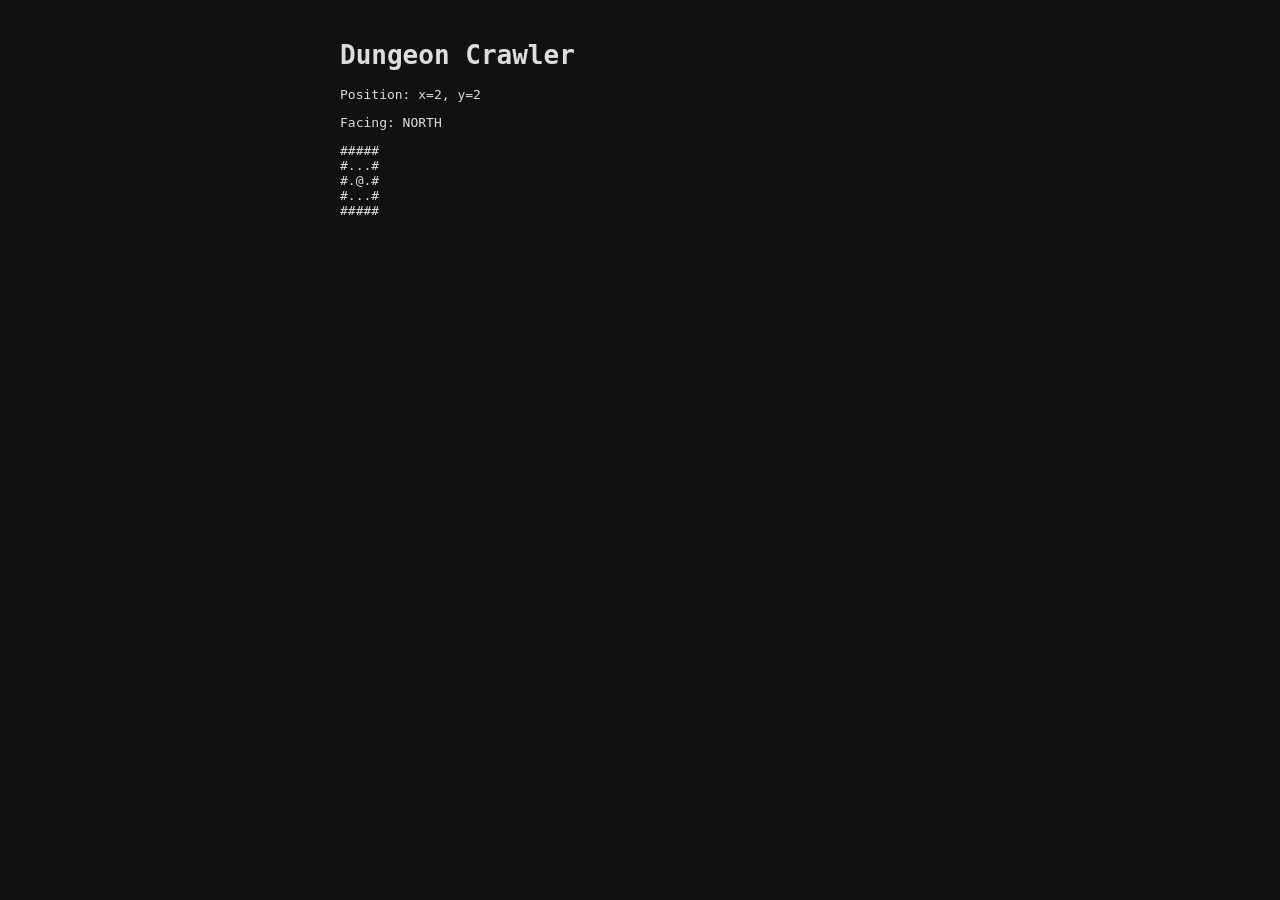
<file: Eye of the Beholder/index.html>
<!DOCTYPE html>
<hthml lang="sv">

    <head>
        <meta charset="UTF-8">
        <meta name="description" content="The Eye of the Beholder">
        <meta name="viewport" content="width=device-width, initial-scale=1.0">
        <title>
            Eye of the Beholder
        </title>
        <link href="styles.css" rel="stylesheet">

    </head>

    <body>
        <main id="game">
            <h1>
                Dungeon Crawler
            </h1>
            <p id="position">
                Position: x=?, y=?
            </p>
            <p id="facing"></p>
            <pre id="dungeon"></pre>
        </main>

        <script src="game.js"></script>
    </body>
</hthml>
</file>
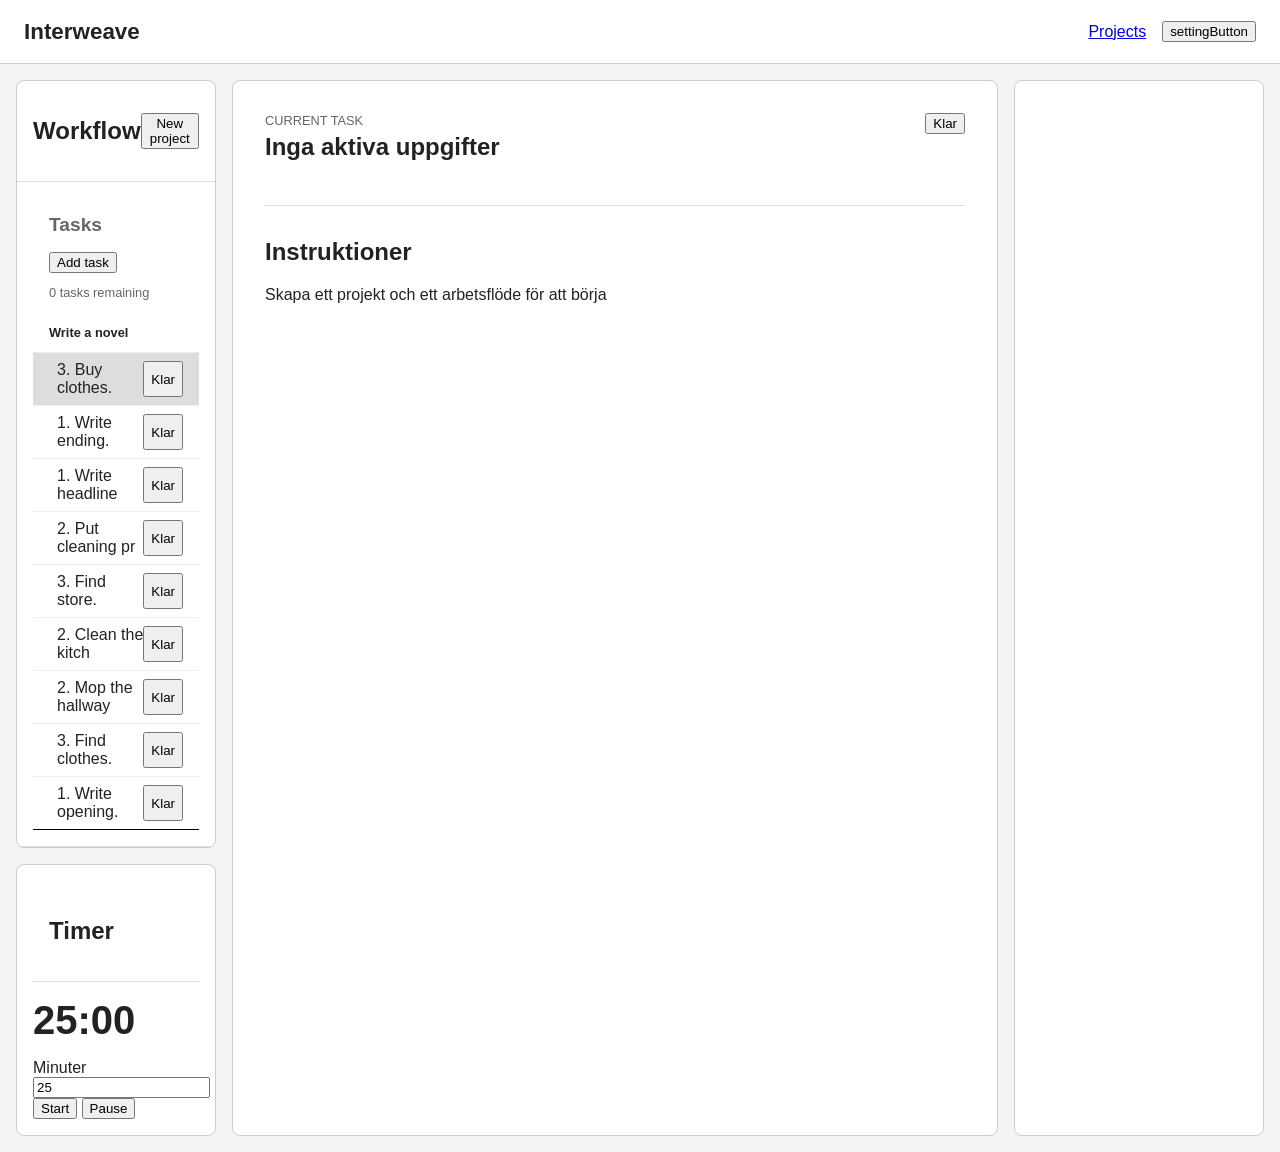
<file: INTERWEAVE/index.html>
<!DOCTYPE html>
<html lang="sv">

<head>
    <meta charset="UTF-8">
    <meta name="viewport" content="width=device-width, intial-scale=1.0">
    <title></title>
    <link rel="stylesheet" href="style.css">
    <script src="script.js" defer></script>
</head>

<body>
    <header class="header">
        <a class="logo" href="#">Interweave</a>
        <nav class="main-nav" aria-label="Huvudnavigation">
            <a href="#">Projects</a>
            <button id="settingButton" type="button">settingButton</button>
        </nav>
    </header>
    <main class="body">
        <!-- Left: Workflow-browser-->
        <aside class="panel left-workflow-browser">
            <header class="panel-header">
                <h2>Workflow</h2>
                <button id="newProjectButton" type="button">
                    New project
                </button>
            </header>
            <div class="panel-body">
                <div id="workflowStatus">
                    <h2>Tasks</h2>
                    <button id="newTaskButton" type="button">
                        Add task
                    </button>
                    <p>0 tasks remaining</p>
                </div>
                <div id="workFlowList">
                    <section class="workflow-project">
                        <h3>Write a novel</h3>
                        <ol id="workflowTasks">
                            <!-- Javascript skapar li-element här -->
                        </ol>
                    </section>
<!--                    <section class="workflow-project">
                            <h3>Housecleaning</h3>
                            <ol>
                                <li>
                                    The kitchen.
                                    <button type="button">Klar</button>
                                </li>
                                <li>
                                    The bedroom.
                                    <button type="button">Klar</button>
                                </li>                                
                            </ol>
                    </section>-->
                </div>
            </div>
        </aside>
        <section class="panel left-timer-panel">
            <header class="panel-header">
                <h2>
                    Timer
                </h2>
            </header>
            <div id="timerDisplay">25:00</div>
            <div class="timer-settings">
                <label for="timerMinutes">
                    Minuter
                </label>
                <input id="timerMinutes" type="number" min="1" value="25">
            </div>
            <div class="timer-action">
                <button id="startTimerButton" type="button">
                    Start
                </button>
                <button id="pauseTimeButton" type="button">
                    Pause
                </button>
            </div>
        </section>
        <section class="panel center-focus-panel">
            <header class="focus-header">
                <div>
                    <p class="eyebrow">
                        Current task
                    </p>
                    <h1 id="focusTitle">
                        Inga aktiva uppgifter
                    </h1>
                </div>
                <button id="completeButton" type="button">
                    Klar
                </button>
            </header>
            <p id="focusProject"></p>
            <div class="focus-content">
                <h2>Instruktioner</h2>
                <p id="focusInstruction">Skapa ett projekt och ett arbetsflöde för att börja</p>
            </div>
        </section>
        <aside class="panel right-menu">
            <header class="">
                <div>

                </div>
            </header>
        </aside>
    </main>
</body>

</html>
</file>
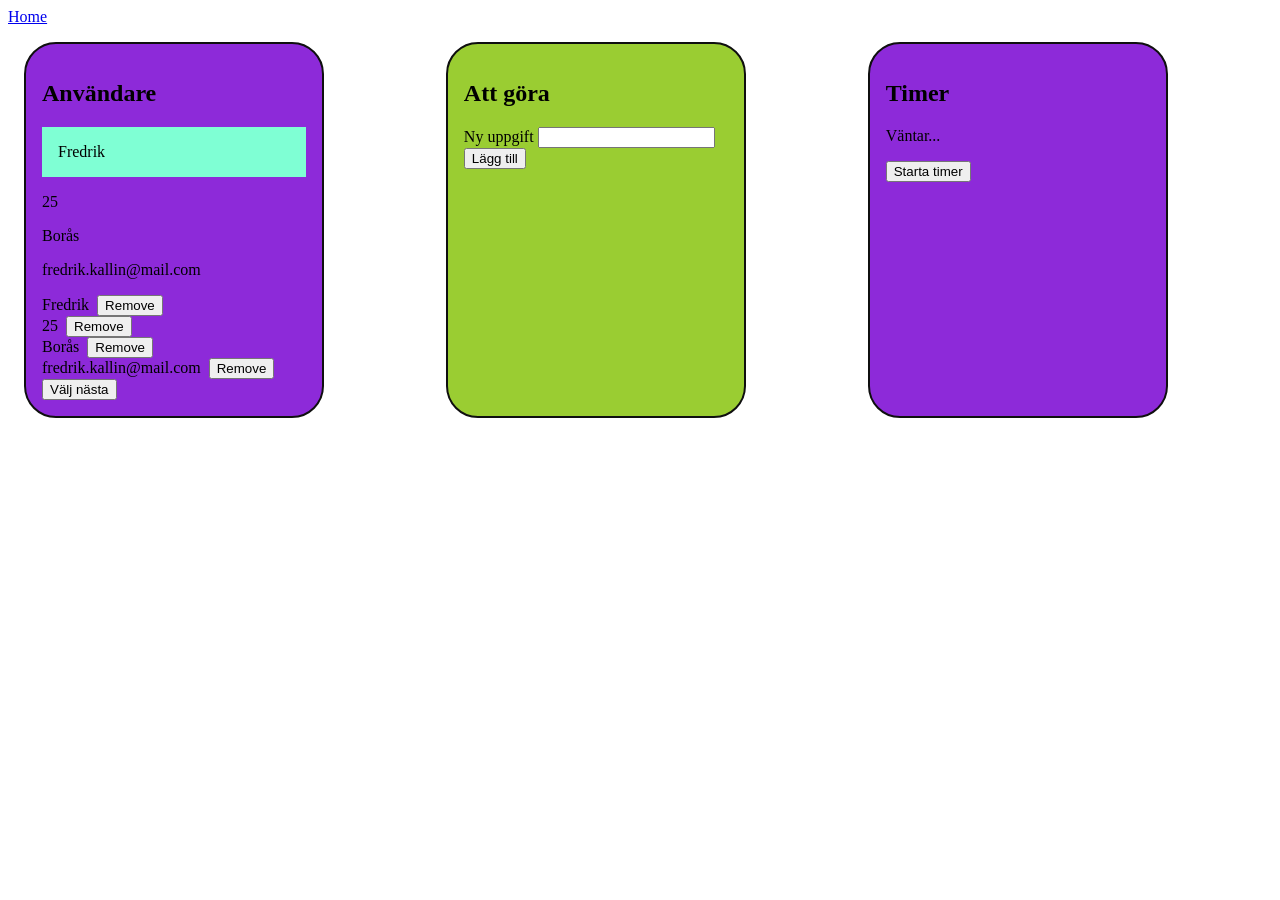
<file: test copy.html>
<!DOCTYPE html>
<html lang="sv">

<head>
    <meta charset="UTF-8">
    <meta name="viewport" content="width=device-width, initial-scale=1.0">

    <title>DOM - Dynamisk sida</title>

    <link rel="stylesheet" href="style.css">
    <script src="script_v2.js" defer></script>
</head>

<body>

    <header>
        <nav aria-label="Huvudnavigation">
            <a href="#">Home</a>
        </nav>
    </header>

    <main class="grid-container">

        <section class="card cardOne" id="userCard">

            <h1>Användare</h1>

            <div class="userInfo">
                <p id="name">Fredrik</p>
                <p id="age">25</p>
                <p id="city">Borås</p>
                <p id="mail">fredrik.kallin@mail.com</p>
            </div>

            <div id="loader">
                <ul id="tasklistLi" aria-live="polite"></ul>
            </div>

            <button id="highlightButton" type="button">
                Välj nästa
            </button>
        </section>

        <section class="card cardTwo">

            <h1>Att göra</h1>

            <div class="todo-controls">

                <label for="taskInput">
                    Ny uppgift
                </label>

                <input id="taskInput" name="task" type="text" autocomplete="off">

                <button id="add" type="button">
                    Lägg till
                </button>

            </div>

            <ul id="tasklist" aria-live="polite"></ul>

        </section>
        <section class="card cardOne">
            <h1>Timer</h1>

            <p id="message">
                Väntar...
            </p>
            <button id="startButton">
                Starta timer
            </button>
        </section>

    </main>

</body>

</html>
</file>
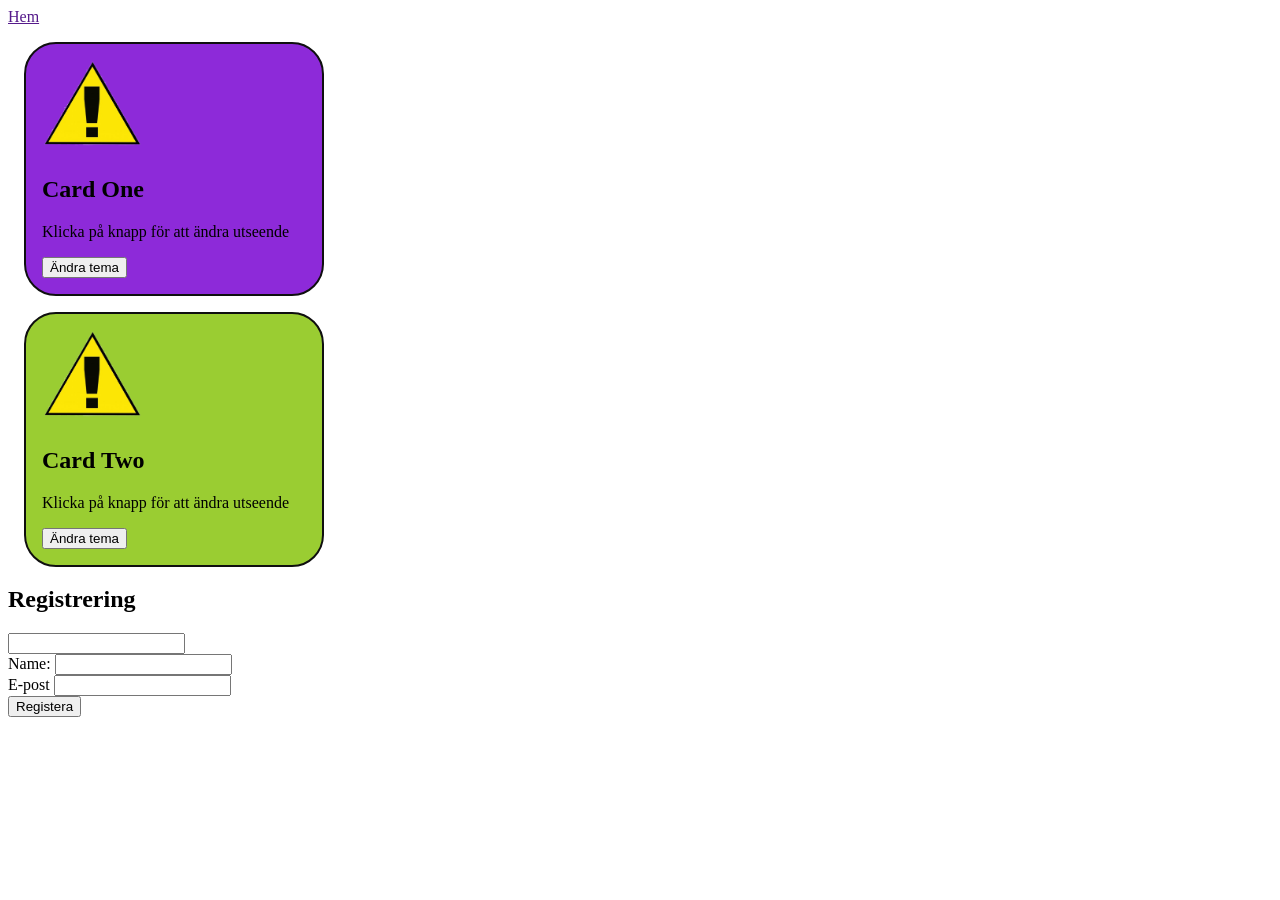
<file: test.html>
<!DOCTYPE html>
<html lang="sv">

<head>
    <meta charset="UTF-8">
    <meta name="viewport" content="width=device-width, intial-scale=1.0">

    <title>DOM</title>
    <link rel="stylesheet" href="style.css">
    <script src="script.js" defer></script>
</head>

<body>
    <header>
        <nav aria-label="Huvudnavigation">
            <a href="">Hem</a>
        </nav>
    </header>
    <main>
        <section class="card cardOne">
            <a target="_blank" id="imgLink" href="https://fallback.aftonbladet.se/">
                <img id="cardImage" src="image.png" alt="Card Two">
            </a>
            <h1>Card One</h1>
            <p id="message">Klicka på knapp för att ändra utseende</p>
            <button class="themeButton" type="button">Ändra tema</button>
        </section>
        <section class="card cardTwo">
            <img id="cardImage" src="image.png" alt="Card One">
            <h1>Card Two</h1>
            <p id="message">Klicka på knapp för att ändra utseende</p>
            <button class="themeButton" type="button">Ändra tema</button>
        </section>
        <section>
            <h1>Registrering</h1>

            <form id="registerform">
                <div>
                    <label for="username"></label>
                    <input id="" name="username" type="text" required>
                </div>
                <div>
                    <label for="username">Name:</label>
                    <input id="username" name="username" type="text" required>
                </div>
                <div>
                    <label for="email">E-post</label>
                    <input id="email" name="email" type="email" requried>
                </div>
                <button type="submit">
                    Registera
                </button>
            </form>

            <p id="output"></p>
        </section>
    </main>
</body>

</html>
</file>
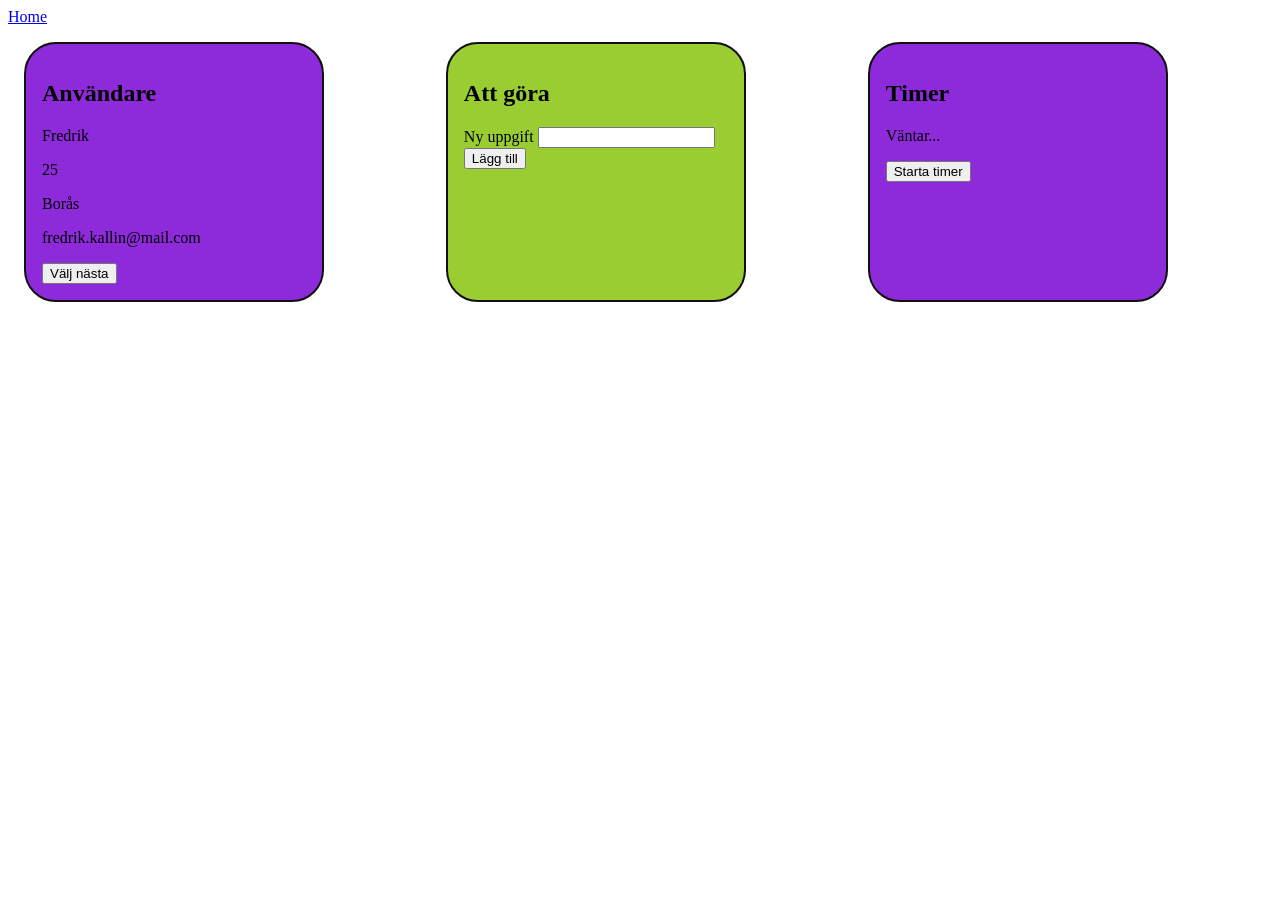
<file: BLANDAT/test copy.html>
<!DOCTYPE html>
<html lang="sv">

<head>
    <meta charset="UTF-8">
    <meta name="viewport" content="width=device-width, initial-scale=1.0">

    <title>DOM - Dynamisk sida</title>

    <link rel="stylesheet" href="style.css">
    <script src="script_v2.js" defer></script>
</head>

<body>

    <header>
        <nav aria-label="Huvudnavigation">
            <a href="#">Home</a>
        </nav>
    </header>

    <main class="grid-container">

        <section class="card cardOne" id="userCard">

            <h1>Användare</h1>

            <div class="userInfo">
                <p id="name">Fredrik</p>
                <p id="age">25</p>
                <p id="city">Borås</p>
                <p id="mail">fredrik.kallin@mail.com</p>
            </div>

            <div id="loader">
                <ul id="tasklistLi" aria-live="polite"></ul>
            </div>

            <button id="highlightButton" type="button">
                Välj nästa
            </button>
        </section>

        <section class="card cardTwo">

            <h1>Att göra</h1>

            <div class="todo-controls">

                <label for="taskInput">
                    Ny uppgift
                </label>

                <input id="taskInput" name="task" type="text" autocomplete="off">

                <button id="add" type="button">
                    Lägg till
                </button>

            </div>

            <ul id="tasklist" aria-live="polite"></ul>

        </section>
        <section class="card cardOne">
            <h1>Timer</h1>

            <p id="message">
                Väntar...
            </p>
            <button id="startButton">
                Starta timer
            </button>
        </section>

    </main>
<footer>
    
</footer>
</body>

</html>
</file>
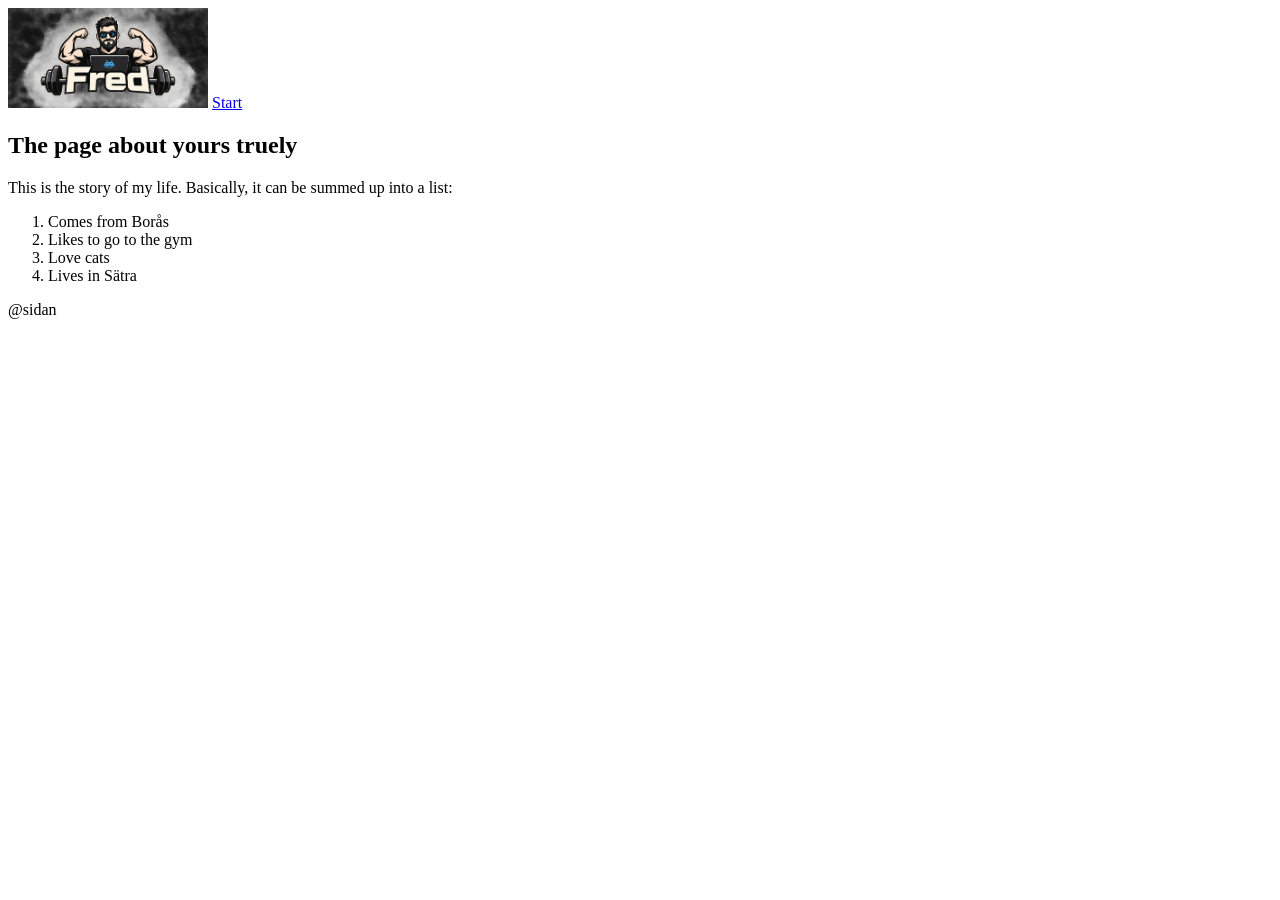
<file: BLANDAT/Skola-Övningar/about.html>
<!DOCTYPE html>
<html lang="sv">

<head>
    <title>About me</title>
    <meta charset="UTF-8">
    <meta name="description" content="This is an about page about myself.">
    <meta name="viewport" content="width=device-width, initial-scale=1.0">

    <link href="style.css" rel="stylesheet">
</head>

<body>
    <header id="header">
        <nav id="navigation">
            <a href="index.html" id="nav-logo"><img class="logo" src="fred-logo.png" alt="Fred"></a>
            <a href="about.html" id="nav-menu">Start</a>
        </nav>
    </header>
    <main id="main">
        <section>
            <h1>The page about yours truely</h1>
            <p>This is the story of my life. Basically, it can be summed up into a list:</p>
            <ol>
                <li>Comes from Borås</li>
                <li>Likes to go to the gym</li>
                <li>Love cats</li>
                <li>Lives in Sätra</li>
            </ol>
        </section>
    </main>
    <footer id="footer">
        @sidan
    </footer>
</body>

</html>
</file>
<file: Eye of the Beholder/styles.css>
body {
    background: #111;
    color: #ddd;
    font-family: monospace;
}

#game {
    width: 600px;
    margin: 40px auto;
}
</file>
<file: INTERWEAVE/style.css>
* {
    box-sizing: border-box;
}

body {
    margin: 0;
    min-height: 100vh;

    font-family: Arial, Helvetica, sans-serif;

    background-color: #f4f4f4;
    color: #222;
}

/*--------- HEADER -----------*/
.header {
    min-height: 64px;

    display: flex;
    justify-content: space-between;
    align-items: center;

    padding: 0 1.5rem;

    background-color: white;
    border-bottom: 1px solid #ccc;
}

.logo {
    color: inherit;
    font-size: 1.4rem;
    font-weight: bold;
    text-decoration: 1rem;
}

.main-nav {
    display: flex;
    align-items: center;
    gap: 1rem;
}

/* -------- MAIN -------- */

.body {
    display: grid;
    grid-template-columns:
        minmax(170px, 200px) minmax(0, 1fr) minmax(200px, 250px);
    gap: 1rem;

    max-width: 1500px;
    margin: 0 auto;
    padding: 1rem;
}

/* --------- PANEL --------- */

.panel {
    min-width: 0;

    background-color: white;

    border: 1px solid #ccc;
    border-radius: 0.5rem;
}

.panel-header {
    display: flex;
    justify-content: space-between;
    align-items: center;

    padding: 1rem;

    border-bottom: 1px solid #ddd;
}

.panel-body {
    padding: 1rem;

    border-bottom: 1px solid #ddd;
}

/* ---------- LEFT WORKFLOW BROWSER ----------- */

.left-workflow-browser {
    grid-column: 1;
    grid-row: 1;

    overflow: hidden;
}

#workflowStatus {
    padding: 0 1rem;

    color: #666;
    font-size: 0.8rem;
}

#workFlowList {
    align-items: center;

    margin: 0;
    padding: 0;
}

.workflow-project {
    border-bottom: 1px solid black;
}

.workflow-project h3 {
    margin: 0;
    padding: 0.75rem 1rem;
    font-size: 0.8rem;
}

.workflow-project ol {
    margin: 0;
    padding: 0;

   list-style-position: inside;
}

.workflow-project li {
    display: flex;
    justify-content: space-between;
    align-item:center;
    border-top: 1px solid #eee;
    padding: 0.5rem 1rem 0.5rem 1.5rem;
}

.current-task {
    background-color: #ddd;
}


/* ---------- TIMER ----------- */

.left-timer-panel {
    grid-column: 1;
    grid-row: 2;

    padding: 1rem;
}

#timerDisplay {
    margin: 1rem 0;
    font-size: 2.5rem;
    font-weight: bold;
}

/* ---------- CENTER ----------- */

.center-focus-panel {
    grid-column: 2;

    grid-row: 1 / span 2;

    padding: 2rem;
}

.focus-header {
    display: flex;
    justify-content: space-between;
    align-items: start;

    gap: 2rem;

    padding-bottom: 1.5rem;

    border-bottom: 1px solid #ddd;
}

.eyebrow {
    margin: 0;

    color: #666;
    font-size: 0.8rem;
    text-transform: uppercase;
}

.focus-header h1 {
    margin-top: 0.3rem;
}

.focus-content {
    margin-top: 2rem;
}

.right-menu {
    grid-column: 3;
    grid-row: 1 / span 2;
    padding: 2rem;
}
</file>
<file: style.css>
* {
    box-sizing: border-box;
}

.grid-container {
    display: grid;
    grid-template-columns: repeat(auto-fit, minmax(250px, 1fr));
    gap: 0.1rem;
}

.card {
    padding: 1rem;
    border: 2px solid #0f0f0f;
    border-radius: 2rem;
    margin: 1rem;
    width: 300px;
}

#tasklistLi {
    margin: 0;
    padding: 0;
    list-style: none;
}

.cardOne {
    background-color: rgb(141, 42, 217);
}
.cardTwo {
    background-color: yellowgreen;
}

img {
    width: 100px;
}

.task-icon {
    width: 20px;
    height: 20px;
}

.task-li {
    display: flex;
    align-items: center;
    gap: 0.5rem;
}

.highlight {
    padding: 1rem;
    background-color: aquamarine;
}

.dark {
    background-color: #222;
    color: aliceblue;
}

.red {
    color: antiquewhite;
    background-color: darkred;
}
</file>
<file: BLANDAT/style.css>
* {
    box-sizing: border-box;
}

.grid-container {
    display: grid;
    grid-template-columns: repeat(auto-fit, minmax(250px, 1fr));
    gap: 0.1rem;
}

.card {
    padding: 1rem;
    border: 2px solid #0f0f0f;
    border-radius: 2rem;
    margin: 1rem;
    width: 300px;
}

#tasklistLi {
    margin: 0;
    padding: 0;
    list-style: none;
}

.cardOne {
    background-color: rgb(141, 42, 217);
}
.cardTwo {
    background-color: yellowgreen;
}

img {
    width: 100px;
}

.task-icon {
    width: 20px;
    height: 20px;
}

.task-li {
    display: flex;
    align-items: center;
    gap: 0.5rem;
}

.highlight {
    padding: 1rem;
    background-color: aquamarine;
}

.dark {
    background-color: #222;
    color: aliceblue;
}

.red {
    color: antiquewhite;
    background-color: darkred;
}
</file>
<file: BLANDAT/Skola-Övningar/style.css>
.logo {
    width: 200px;
    height: 100px;
}
</file>
